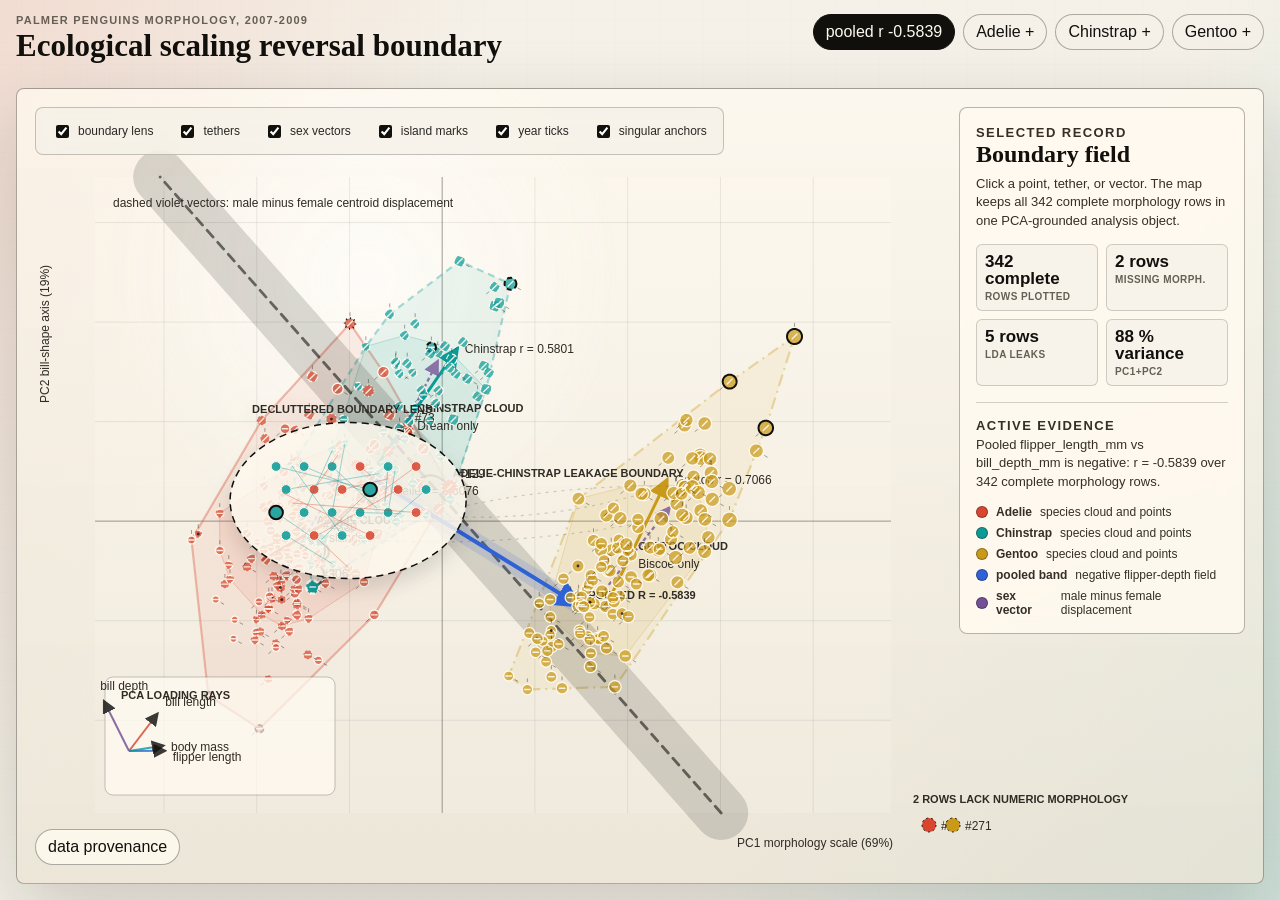
<file: skills/paper-grounded-vis-analytics-skill/examples/output/app/index.html>
<!doctype html>
<html lang="en">
  <head>
    <meta charset="utf-8" />
    <meta name="viewport" content="width=device-width, initial-scale=1" />
    <title>Penguin Morphospace Reversal Boundary</title>
    <link rel="stylesheet" href="./styles.css" />
  </head>
  <body>
    <main class="workspace">
      <header class="topbar">
        <div>
          <p class="kicker">Palmer Penguins Morphology, 2007-2009</p>
          <h1>Ecological scaling reversal boundary</h1>
        </div>
        <div class="claim-strip" id="claimStrip">
          <button class="trace-button is-active" data-trace="pooled">pooled r -0.5839</button>
          <button class="trace-button" data-trace="Adelie">Adelie +</button>
          <button class="trace-button" data-trace="Chinstrap">Chinstrap +</button>
          <button class="trace-button" data-trace="Gentoo">Gentoo +</button>
        </div>
      </header>

      <section class="stage-shell">
        <div class="stage-toolbar" aria-label="Morphospace layers">
          <label><input type="checkbox" data-layer="lens" checked /> boundary lens</label>
          <label><input type="checkbox" data-layer="tethers" checked /> tethers</label>
          <label><input type="checkbox" data-layer="sex" checked /> sex vectors</label>
          <label><input type="checkbox" data-layer="island" checked /> island marks</label>
          <label><input type="checkbox" data-layer="year" checked /> year ticks</label>
          <label><input type="checkbox" data-layer="singular" checked /> singular anchors</label>
        </div>

        <svg id="morphospace" role="img" aria-label="PCA morphospace with reversal vectors, boundary tethers, sex vectors, island constraints, and singular anchors"></svg>

        <aside class="inspector" id="inspector">
          <div class="inspector-section">
            <p class="eyebrow">selected record</p>
            <h2 id="selectedTitle">Boundary field</h2>
            <p id="selectedMeta">Move through the Adelie-Chinstrap band or click a point to inspect the real measured row.</p>
          </div>
          <div class="measure-grid" id="measureGrid"></div>
          <div class="inspector-section">
            <p class="eyebrow">active evidence</p>
            <p id="activeEvidence">The pooled flipper-depth vector points opposite to all three within-species scaling vectors.</p>
          </div>
          <div class="legend" id="legend"></div>
        </aside>

        <button class="data-tab" id="dataTab" aria-expanded="false">data provenance</button>
        <footer class="provenance" id="provenance"></footer>
      </section>
    </main>

    <script src="./data/prepared.js"></script>
    <script src="./main.js"></script>
  </body>
</html>
</file>
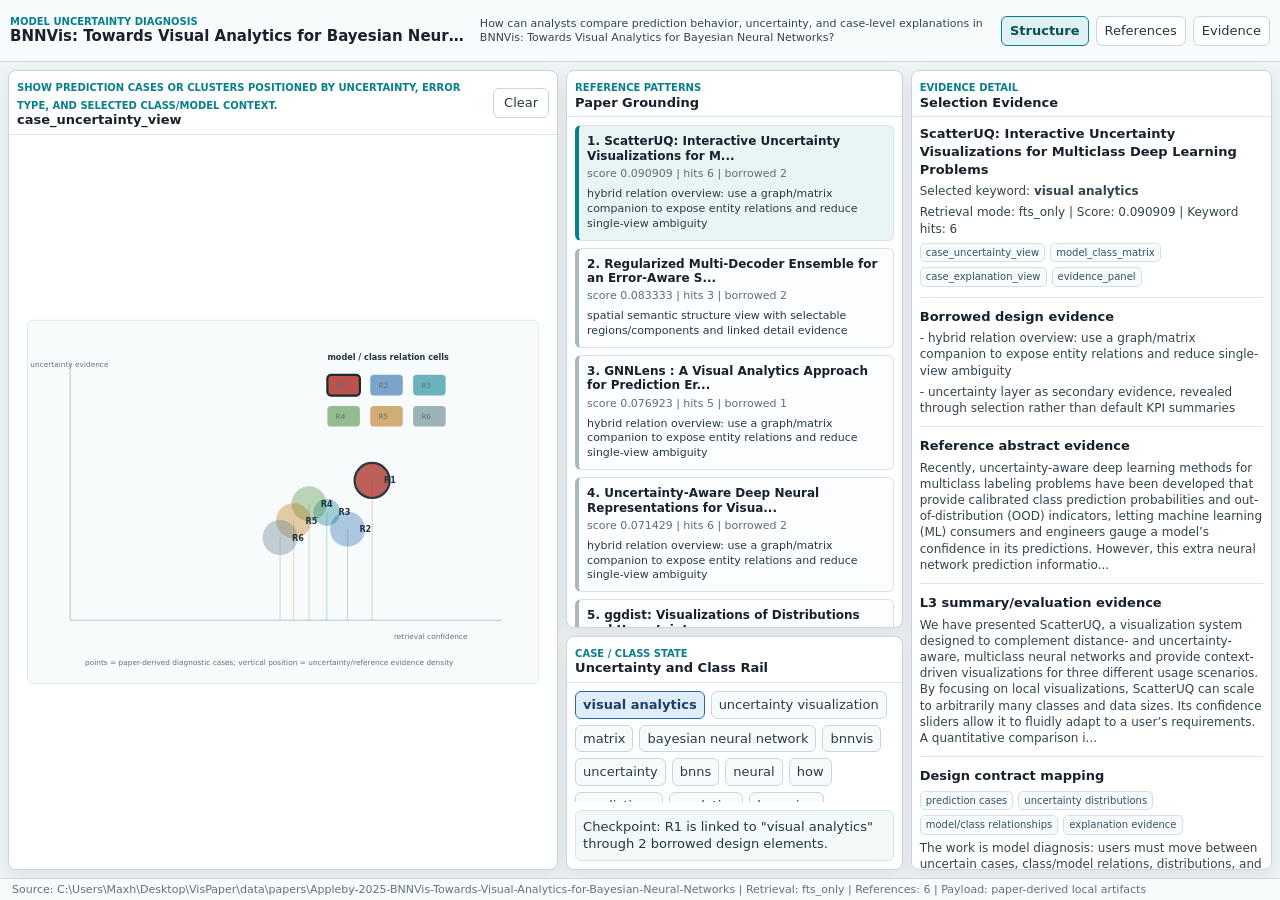
<file: skills/paper-grounded-vis-analytics-skill/examples/output/additional_examples/bnnvis_paper_grounded_demo/app/index.html>
<!doctype html>
<html lang="en">
<head>
  <meta charset="utf-8">
  <meta name="viewport" content="width=device-width, initial-scale=1">
  <title>Paper-Grounded VIS Demo</title>
  <link rel="stylesheet" href="style.css">
</head>
<body>
  <div id="app">
    <header class="topbar">
      <div class="titleBlock">
        <div class="kicker" id="domainLabel">Paper-grounded VIS</div>
        <h1 id="appTitle">Loading...</h1>
      </div>
      <div class="question" id="primaryQuestion"></div>
      <div class="controls" id="routeControls" aria-label="Analysis routes"></div>
    </header>

    <main class="workspace">
      <section class="panel primaryPanel" data-view-slot="primary">
        <div class="panelHead">
          <div>
            <span class="eyebrow" id="primaryEyebrow">Primary object</span>
            <h2 id="primaryTitle">Primary View</h2>
          </div>
          <button id="clearBtn" class="iconTextButton" type="button">Clear</button>
        </div>
        <div class="primaryObject" id="primaryObject"></div>
      </section>

      <section class="panel companionTop" data-view-slot="reference">
        <div class="panelHead compactHead">
          <div>
            <span class="eyebrow">Reference patterns</span>
            <h2 id="referenceTitle">Paper Grounding</h2>
          </div>
        </div>
        <div class="referenceList" id="referenceList"></div>
      </section>

      <section class="panel companionBottom" data-view-slot="route">
        <div class="panelHead compactHead">
          <div>
            <span class="eyebrow" id="stripEyebrow">Companion view</span>
            <h2 id="stripTitle">Keyword and State Rail</h2>
          </div>
        </div>
        <div class="stripView" id="stripView"></div>
      </section>

      <section class="panel evidencePanel" data-view-slot="evidence">
        <div class="panelHead compactHead">
          <div>
            <span class="eyebrow">Evidence detail</span>
            <h2>Selection Evidence</h2>
          </div>
        </div>
        <div class="evidenceBody" id="evidenceBody"></div>
      </section>
    </main>

    <footer class="provenance" id="provenanceBar"></footer>
  </div>
  <script src="data/payload.js"></script>
  <script src="main.js"></script>
</body>
</html>
</file>
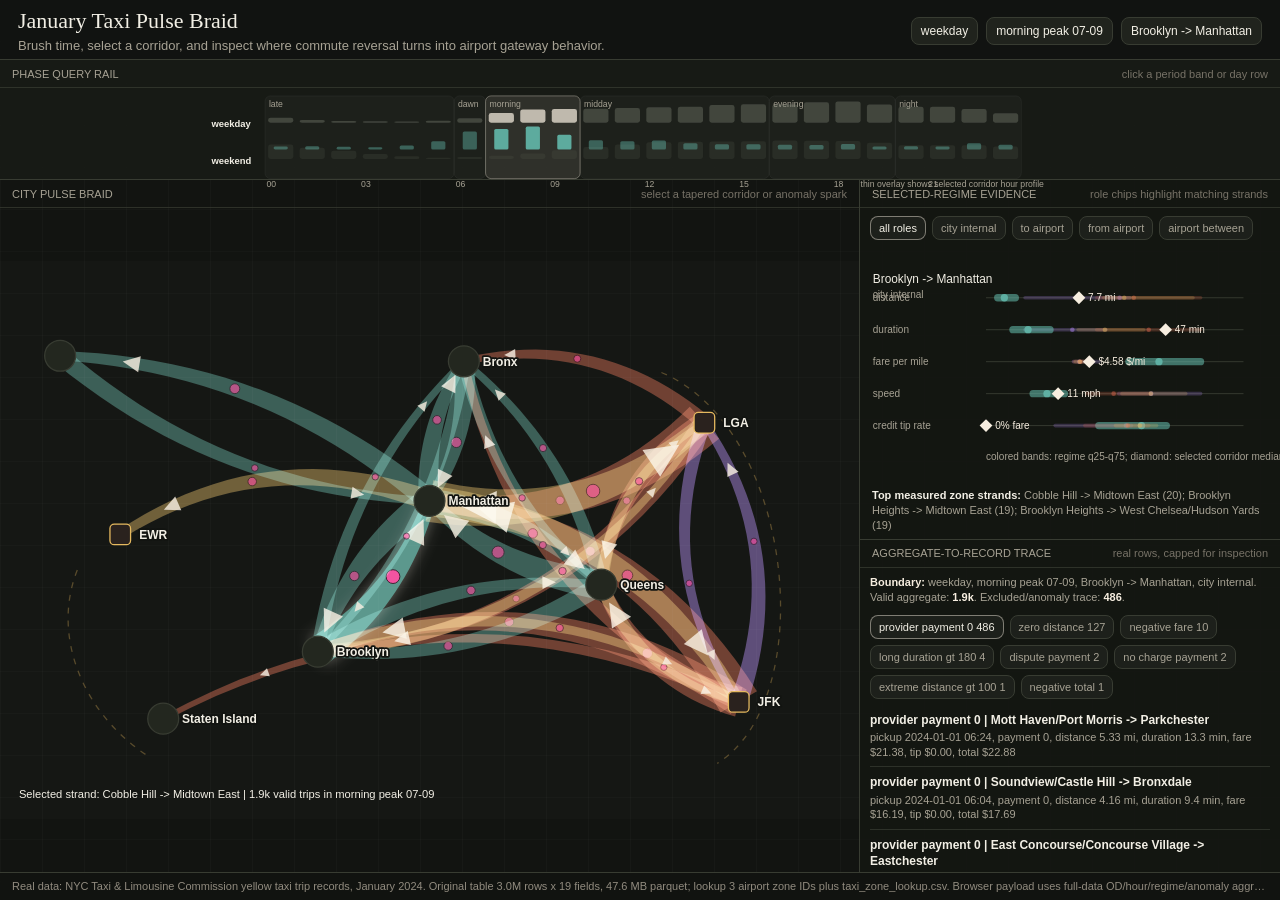
<file: skills/paper-grounded-vis-analytics-skill/examples/output/additional_examples/taxi_city_pulse_braid/app/index.html>
<!doctype html>
<html lang="en">
  <head>
    <meta charset="utf-8" />
    <meta name="viewport" content="width=device-width, initial-scale=1" />
    <title>January Taxi Pulse Braid</title>
    <link rel="stylesheet" href="./style.css" />
  </head>
  <body>
    <div id="app-shell">
      <header class="topbar">
        <div>
          <h1>January Taxi Pulse Braid</h1>
          <p>Brush time, select a corridor, and inspect where commute reversal turns into airport gateway behavior.</p>
        </div>
        <div class="state-strip" aria-live="polite">
          <span id="state-day">weekday</span>
          <span id="state-period">morning peak</span>
          <span id="state-corridor">Brooklyn -> Manhattan</span>
        </div>
      </header>

      <section class="phase-pane" aria-label="Temporal phase query rail">
        <div class="pane-title">
          <span>phase query rail</span>
          <span class="hint">click a period band or day row</span>
        </div>
        <svg id="phase-rail" viewBox="0 0 1120 132" role="img" aria-label="24 hour weekday and weekend trip rhythm"></svg>
      </section>

      <main class="workspace">
        <section class="braid-pane" aria-label="City pulse braid">
          <div class="pane-title">
            <span>city pulse braid</span>
            <span class="hint">select a tapered corridor or anomaly spark</span>
          </div>
          <svg id="pulse-braid" viewBox="0 0 1000 650" role="img" aria-label="Directed taxi origin destination pulse braid"></svg>
          <div id="tooltip" class="tooltip" hidden></div>
        </section>

        <aside class="evidence-pane" aria-label="Selected evidence">
          <section class="regime-section">
            <div class="pane-title">
              <span>selected-regime evidence</span>
              <span class="hint">role chips highlight matching strands</span>
            </div>
            <div id="role-chips" class="role-chips"></div>
            <svg id="regime-evidence" viewBox="0 0 460 220" role="img" aria-label="Selected corridor evidence strip"></svg>
            <div id="zone-evidence" class="zone-evidence"></div>
          </section>

          <section class="trace-section">
            <div class="pane-title">
              <span>aggregate-to-record trace</span>
              <span class="hint">real rows, capped for inspection</span>
            </div>
            <div id="trace-boundary" class="trace-boundary"></div>
            <div id="anomaly-classes" class="anomaly-classes"></div>
            <div id="record-trace" class="record-trace"></div>
          </section>
        </aside>
      </main>

      <footer id="data-provenance" class="data-provenance"></footer>
    </div>
    <script src="./data/pulse_payload.js"></script>
    <script src="./main.js"></script>
  </body>
</html>
</file>
<file: skills/paper-grounded-vis-analytics-skill/examples/output/app/styles.css>
:root {
  --ink: #11100d;
  --paper: #f5f1e8;
  --paper-2: #ebe2d0;
  --panel: rgba(245, 241, 232, 0.92);
  --line: rgba(17, 16, 13, 0.24);
  --muted: #655f54;
  --adelie: #d8462f;
  --chinstrap: #0a9b97;
  --gentoo: #c99a1a;
  --pool: #2e62d6;
  --violet: #734f96;
}

* {
  box-sizing: border-box;
}

html,
body {
  width: 100%;
  height: 100%;
  margin: 0;
  overflow: hidden;
  color: var(--ink);
  background:
    linear-gradient(120deg, rgba(216, 70, 47, 0.12), transparent 28%),
    linear-gradient(300deg, rgba(10, 155, 151, 0.16), transparent 32%),
    var(--paper);
  font-family: "Aptos", "Segoe UI", "Helvetica Neue", sans-serif;
}

body::before {
  content: "";
  position: fixed;
  inset: 0;
  pointer-events: none;
  opacity: 0.18;
  background-image:
    repeating-linear-gradient(0deg, transparent 0 21px, rgba(17, 16, 13, 0.08) 22px),
    repeating-linear-gradient(90deg, transparent 0 21px, rgba(17, 16, 13, 0.05) 22px);
  mix-blend-mode: multiply;
}

button,
input {
  font: inherit;
}

.workspace {
  position: relative;
  z-index: 1;
  display: grid;
  grid-template-rows: 86px minmax(0, 1fr);
  width: 100vw;
  height: 100vh;
  padding: 18px 22px 22px;
}

.topbar {
  display: flex;
  align-items: start;
  justify-content: space-between;
  gap: 22px;
  min-width: 0;
}

.kicker,
.eyebrow {
  margin: 0 0 5px;
  color: var(--muted);
  font-size: 11px;
  font-weight: 800;
  letter-spacing: 0.11em;
  text-transform: uppercase;
}

h1 {
  margin: 0;
  font-family: "Iowan Old Style", "Georgia", serif;
  font-size: clamp(28px, 3vw, 48px);
  line-height: 0.94;
  letter-spacing: 0;
}

.claim-strip {
  display: flex;
  flex-wrap: wrap;
  justify-content: flex-end;
  gap: 8px;
  max-width: 720px;
}

.trace-button {
  min-height: 34px;
  padding: 8px 12px;
  border: 1px solid rgba(17, 16, 13, 0.32);
  border-radius: 999px;
  color: var(--ink);
  background: rgba(245, 241, 232, 0.74);
  cursor: pointer;
  transition: transform 160ms ease, background 160ms ease, border-color 160ms ease;
}

.trace-button:hover {
  transform: translateY(-1px);
  background: #fffaf0;
}

.trace-button.is-active {
  border-color: var(--ink);
  color: #fffaf0;
  background: var(--ink);
}

.stage-shell {
  position: relative;
  min-height: 0;
  overflow: hidden;
  border: 1px solid rgba(17, 16, 13, 0.34);
  border-radius: 8px;
  background:
    radial-gradient(circle at 28% 24%, rgba(255, 255, 255, 0.7), transparent 24%),
    linear-gradient(180deg, rgba(255, 250, 240, 0.72), rgba(233, 226, 211, 0.74));
  box-shadow: 0 28px 80px rgba(17, 16, 13, 0.18);
}

#morphospace {
  position: absolute;
  inset: 0;
  width: 100%;
  height: 100%;
  cursor: crosshair;
}

.stage-toolbar {
  position: absolute;
  z-index: 4;
  top: 18px;
  left: 18px;
  display: flex;
  flex-wrap: wrap;
  gap: 8px;
  max-width: min(720px, calc(100% - 390px));
  padding: 8px;
  border: 1px solid rgba(17, 16, 13, 0.22);
  border-radius: 8px;
  background: rgba(245, 241, 232, 0.76);
  backdrop-filter: blur(10px);
}

.stage-toolbar label {
  display: inline-flex;
  align-items: center;
  gap: 6px;
  min-height: 30px;
  padding: 5px 8px;
  border-radius: 6px;
  color: #2b2924;
  font-size: 12px;
  white-space: nowrap;
}

.stage-toolbar input {
  accent-color: var(--ink);
}

.inspector {
  position: absolute;
  z-index: 5;
  top: 18px;
  right: 18px;
  width: 320px;
  max-height: calc(100% - 36px);
  overflow: auto;
  padding: 16px;
  border: 1px solid rgba(17, 16, 13, 0.3);
  border-radius: 8px;
  background: rgba(255, 250, 240, 0.88);
  backdrop-filter: blur(12px);
}

.inspector h2 {
  margin: 0 0 8px;
  font-family: "Iowan Old Style", "Georgia", serif;
  font-size: 24px;
  line-height: 1.02;
  letter-spacing: 0;
}

.inspector p {
  margin: 0;
  color: #343029;
  font-size: 13px;
  line-height: 1.42;
}

.inspector-section + .inspector-section,
.measure-grid + .inspector-section {
  margin-top: 16px;
  padding-top: 14px;
  border-top: 1px solid rgba(17, 16, 13, 0.18);
}

.measure-grid {
  display: grid;
  grid-template-columns: 1fr 1fr;
  gap: 8px;
  margin-top: 14px;
}

.measure {
  min-width: 0;
  padding: 8px;
  border: 1px solid rgba(17, 16, 13, 0.18);
  border-radius: 6px;
  background: rgba(245, 241, 232, 0.78);
}

.measure b {
  display: block;
  overflow-wrap: anywhere;
  font-size: 17px;
  line-height: 1;
}

.measure span {
  display: block;
  margin-top: 4px;
  color: var(--muted);
  font-size: 10px;
  font-weight: 800;
  letter-spacing: 0.04em;
  text-transform: uppercase;
}

.legend {
  display: grid;
  gap: 7px;
  margin-top: 14px;
}

.legend-row {
  display: flex;
  align-items: center;
  gap: 8px;
  color: #343029;
  font-size: 12px;
}

.swatch {
  width: 12px;
  height: 12px;
  border: 1px solid rgba(17, 16, 13, 0.35);
  border-radius: 50%;
  flex: 0 0 auto;
}

.data-tab {
  position: absolute;
  z-index: 7;
  left: 18px;
  bottom: 18px;
  min-height: 34px;
  padding: 8px 12px;
  border: 1px solid rgba(17, 16, 13, 0.34);
  border-radius: 999px;
  color: var(--ink);
  background: rgba(255, 250, 240, 0.82);
  cursor: pointer;
}

.provenance {
  position: absolute;
  z-index: 6;
  left: 18px;
  right: 360px;
  bottom: 60px;
  display: none;
  max-height: 170px;
  overflow: auto;
  padding: 12px 14px;
  border: 1px solid rgba(17, 16, 13, 0.3);
  border-radius: 8px;
  background: rgba(255, 250, 240, 0.92);
  color: #39352e;
  font-size: 12px;
  line-height: 1.45;
  backdrop-filter: blur(12px);
}

.provenance.is-open {
  display: block;
}

.axis-label,
.annotation,
.svg-label {
  fill: #2f2b25;
  font-family: "Aptos", "Segoe UI", "Helvetica Neue", sans-serif;
  font-size: 12px;
}

.annotation {
  font-size: 11px;
  font-weight: 800;
  text-transform: uppercase;
}

.point {
  cursor: pointer;
  transition: opacity 160ms ease;
}

.point.is-muted {
  opacity: 0.2;
}

.point.is-selected {
  stroke: #11100d;
  stroke-width: 2.4;
}

@media (max-width: 1450px) {
  .workspace {
    grid-template-rows: 74px minmax(0, 1fr);
    padding: 14px 16px 16px;
  }

  h1 {
    font-size: 31px;
  }

  .inspector {
    width: 286px;
  }

  .stage-toolbar {
    max-width: calc(100% - 330px);
  }

  .provenance {
    right: 324px;
  }
}
</file>
<file: skills/paper-grounded-vis-analytics-skill/examples/output/additional_examples/bnnvis_paper_grounded_demo/app/style.css>
:root {
  --bg: #eef3f5;
  --panel: #ffffff;
  --ink: #17212b;
  --muted: #5f6d78;
  --line: #c9d6dc;
  --teal: #087f8c;
  --blue: #2367a8;
  --green: #4f8f42;
  --amber: #b77413;
  --red: #b84a43;
  --soft: #e7f0f2;
  --shadow: 0 8px 20px rgba(35, 54, 66, 0.08);
}

* {
  box-sizing: border-box;
}

html,
body {
  width: 100%;
  height: 100%;
  margin: 0;
  overflow: hidden;
  color: var(--ink);
  background: var(--bg);
  font: 13px/1.35 Inter, ui-sans-serif, system-ui, -apple-system, BlinkMacSystemFont, "Segoe UI", sans-serif;
  letter-spacing: 0;
}

button {
  font: inherit;
}

#app {
  height: 100vh;
  min-height: 0;
  display: grid;
  grid-template-rows: 66px minmax(0, 1fr) 24px;
}

.topbar {
  min-height: 0;
  padding: 9px 14px 8px;
  display: grid;
  grid-template-columns: minmax(320px, 0.9fr) minmax(320px, 1.25fr) auto;
  align-items: center;
  gap: 14px;
  border-bottom: 1px solid var(--line);
  background: #f8fbfc;
}

.titleBlock {
  min-width: 0;
}

.kicker,
.eyebrow {
  color: var(--teal);
  font-size: 10px;
  font-weight: 760;
  text-transform: uppercase;
}

h1,
h2,
p {
  margin: 0;
}

h1 {
  overflow: hidden;
  color: var(--ink);
  font-size: 17px;
  font-weight: 760;
  line-height: 1.18;
  text-overflow: ellipsis;
  white-space: nowrap;
}

h2 {
  font-size: 13px;
  font-weight: 760;
  line-height: 1.15;
}

.question {
  min-width: 0;
  color: #33444f;
  font-size: 12px;
  line-height: 1.25;
}

.controls {
  display: flex;
  align-items: center;
  justify-content: flex-end;
  gap: 7px;
}

.routeButton,
.iconTextButton {
  height: 30px;
  border: 1px solid var(--line);
  border-radius: 6px;
  background: #ffffff;
  color: #273640;
  cursor: pointer;
}

.routeButton {
  min-width: 86px;
  padding: 0 11px;
}

.iconTextButton {
  padding: 0 10px;
}

.routeButton.active {
  border-color: var(--teal);
  background: #dff1f2;
  color: #084f59;
  font-weight: 760;
}

.workspace {
  min-height: 0;
  padding: 10px;
  display: grid;
  grid-template-columns: minmax(520px, 1.42fr) minmax(330px, 0.85fr) minmax(340px, 0.9fr);
  grid-template-rows: minmax(0, 1fr) minmax(182px, 0.45fr);
  gap: 10px;
  overflow: hidden;
}

.panel {
  min-width: 0;
  min-height: 0;
  overflow: hidden;
  display: grid;
  grid-template-rows: auto minmax(0, 1fr);
  border: 1px solid var(--line);
  border-radius: 8px;
  background: var(--panel);
  box-shadow: var(--shadow);
}

.primaryPanel {
  grid-row: 1 / 3;
}

.evidencePanel {
  grid-column: 3;
  grid-row: 1 / 3;
}

.panelHead {
  min-height: 48px;
  padding: 10px 11px 8px;
  display: flex;
  align-items: center;
  justify-content: space-between;
  gap: 12px;
  border-bottom: 1px solid #dde7eb;
}

.compactHead {
  min-height: 44px;
}

.primaryObject,
.referenceList,
.stripView,
.evidenceBody {
  min-height: 0;
  overflow: hidden;
}

.primaryObject {
  position: relative;
  padding: 8px;
}

.primaryObject svg {
  width: 100%;
  height: 100%;
  display: block;
}

.referenceList,
.evidenceBody {
  overflow-y: auto;
  padding: 8px;
}

.refRow {
  width: 100%;
  margin: 0 0 7px;
  padding: 8px;
  border: 1px solid #d7e1e6;
  border-left: 4px solid #a7b8bf;
  border-radius: 6px;
  background: #fbfdfe;
  text-align: left;
  cursor: pointer;
}

.refRow.active {
  border-left-color: var(--teal);
  background: #e9f5f5;
}

.refTitle {
  color: var(--ink);
  font-size: 12px;
  font-weight: 760;
  line-height: 1.2;
}

.refMeta,
.smallText {
  margin-top: 4px;
  color: var(--muted);
  font-size: 11px;
}

.borrowed {
  margin-top: 5px;
  color: #263a44;
  font-size: 11px;
}

.stripView {
  padding: 8px;
}

.rail {
  height: 100%;
  display: grid;
  grid-template-rows: minmax(0, 1fr) auto;
  gap: 8px;
}

.keywordCloud {
  min-height: 0;
  overflow: auto;
  display: flex;
  align-content: flex-start;
  flex-wrap: wrap;
  gap: 6px;
}

.kwPill {
  max-width: 100%;
  border: 1px solid #c7d7dd;
  border-radius: 6px;
  padding: 4px 7px;
  background: #f7fbfc;
  color: #2b3b45;
  cursor: pointer;
}

.kwPill.active {
  border-color: var(--blue);
  background: #e0edf8;
  color: #173f67;
  font-weight: 760;
}

.checkpoint {
  min-height: 42px;
  padding: 7px;
  border: 1px solid #d8e3e7;
  border-radius: 6px;
  background: #f3f8f9;
  color: #243741;
}

.evidenceBlock {
  padding-bottom: 10px;
  margin-bottom: 10px;
  border-bottom: 1px solid #dce6ea;
}

.evidenceBlock:last-child {
  border-bottom: 0;
}

.evidenceTitle {
  margin-bottom: 5px;
  color: var(--ink);
  font-size: 13px;
  font-weight: 780;
}

.evidenceLine {
  margin-top: 5px;
  color: #33444f;
  font-size: 12px;
}

.tagLine {
  display: flex;
  flex-wrap: wrap;
  gap: 5px;
  margin-top: 6px;
}

.tag {
  border: 1px solid #d3e0e5;
  border-radius: 5px;
  padding: 2px 5px;
  background: #f8fbfc;
  color: #36515f;
  font-size: 10px;
}

.provenance {
  min-width: 0;
  overflow: hidden;
  padding: 4px 12px;
  border-top: 1px solid var(--line);
  background: #f8fbfc;
  color: #60717c;
  font-size: 11px;
  text-overflow: ellipsis;
  white-space: nowrap;
}

.markLabel {
  fill: #22333d;
  font-size: 11px;
  font-weight: 650;
  pointer-events: none;
}

.mutedLabel {
  fill: #62727c;
  font-size: 10px;
  pointer-events: none;
}

.nodeMark,
.linkMark,
.matrixCell,
.timeTick {
  cursor: pointer;
  transition: opacity 120ms ease, stroke-width 120ms ease;
}

.dimmed {
  opacity: 0.32;
}

.selectedStroke {
  stroke: #111f27;
  stroke-width: 3;
}

@media (max-width: 1500px) {
  #app {
    grid-template-rows: 62px minmax(0, 1fr) 22px;
  }

  .topbar {
    grid-template-columns: minmax(260px, 0.9fr) minmax(300px, 1fr) auto;
    gap: 9px;
    padding: 7px 10px;
  }

  h1 {
    font-size: 15px;
  }

  .question {
    font-size: 11px;
  }

  .workspace {
    padding: 8px;
    gap: 8px;
    grid-template-columns: minmax(470px, 1.34fr) minmax(285px, 0.82fr) minmax(300px, 0.88fr);
    grid-template-rows: minmax(0, 1fr) minmax(160px, 0.42fr);
  }

  .panelHead {
    min-height: 40px;
    padding: 7px 8px 6px;
  }

  .routeButton {
    min-width: 74px;
    padding: 0 8px;
  }
}
</file>
<file: skills/paper-grounded-vis-analytics-skill/examples/output/additional_examples/taxi_city_pulse_braid/app/style.css>
:root {
  --ink: #f2efe5;
  --muted: #a7a294;
  --paper: #121411;
  --panel: #181b16;
  --panel-2: #20231d;
  --line: #383c32;
  --city: #62b6a8;
  --city-2: #8bd3c7;
  --to-airport: #e5b95f;
  --from-airport: #e66b4f;
  --airport-between: #b98cff;
  --anomaly: #ff4fa3;
  --focus: #f7eee0;
  --shadow: rgba(0, 0, 0, 0.36);
}

* {
  box-sizing: border-box;
}

html,
body {
  margin: 0;
  width: 100%;
  height: 100%;
  overflow: hidden;
  color: var(--ink);
  background: var(--paper);
  font-family: "Trebuchet MS", "Avenir Next", Verdana, sans-serif;
  letter-spacing: 0;
}

body {
  min-width: 1180px;
}

#app-shell {
  height: 100vh;
  display: grid;
  grid-template-rows: 64px 132px minmax(0, 1fr) 30px;
  background:
    linear-gradient(90deg, rgba(255,255,255,0.018) 1px, transparent 1px),
    linear-gradient(0deg, rgba(255,255,255,0.015) 1px, transparent 1px),
    var(--paper);
  background-size: 42px 42px;
}

.topbar {
  display: flex;
  align-items: center;
  justify-content: space-between;
  padding: 10px 18px 8px;
  border-bottom: 1px solid var(--line);
  background: rgba(18, 20, 17, 0.94);
}

h1 {
  margin: 0;
  font-family: Georgia, "Times New Roman", serif;
  font-size: 25px;
  font-weight: 500;
}

.topbar p {
  margin: 4px 0 0;
  color: var(--muted);
  font-size: 13px;
}

.state-strip {
  display: flex;
  align-items: center;
  gap: 8px;
  min-width: 470px;
  justify-content: flex-end;
  color: var(--ink);
  font-size: 12px;
}

.state-strip span {
  border: 1px solid var(--line);
  background: var(--panel-2);
  padding: 6px 9px;
  border-radius: 8px;
  white-space: nowrap;
}

.phase-pane,
.braid-pane,
.evidence-pane > section {
  position: relative;
  min-width: 0;
}

.phase-pane {
  border-bottom: 1px solid var(--line);
  background: rgba(24, 27, 22, 0.9);
}

.workspace {
  min-height: 0;
  display: grid;
  grid-template-columns: minmax(720px, 1fr) 470px;
}

.braid-pane {
  min-height: 0;
  border-right: 1px solid var(--line);
}

.evidence-pane {
  min-height: 0;
  display: grid;
  grid-template-rows: 52% 48%;
  background: rgba(20, 22, 18, 0.92);
}

.regime-section {
  border-bottom: 1px solid var(--line);
  min-height: 0;
  padding-bottom: 6px;
  display: grid;
  grid-template-rows: 28px auto minmax(0, 1fr) auto;
  overflow: hidden;
}

.trace-section {
  min-height: 0;
  display: grid;
  grid-template-rows: 28px auto auto minmax(0, 1fr);
  overflow: hidden;
}

.pane-title {
  height: 28px;
  display: flex;
  align-items: center;
  justify-content: space-between;
  padding: 0 12px;
  color: var(--muted);
  font-size: 11px;
  text-transform: uppercase;
  border-bottom: 1px solid rgba(56, 60, 50, 0.74);
}

.hint {
  color: #777267;
  text-transform: none;
}

#phase-rail,
#pulse-braid,
#regime-evidence {
  display: block;
  width: 100%;
  height: calc(100% - 28px);
}

#phase-rail {
  height: 104px;
}

#pulse-braid {
  min-height: 0;
}

#regime-evidence {
  height: 100%;
  min-height: 0;
}

.region-label {
  fill: var(--ink);
  font-size: 14px;
  font-weight: 700;
  paint-order: stroke;
  stroke: var(--paper);
  stroke-width: 4px;
  stroke-linejoin: round;
}

.region-sub {
  fill: var(--muted);
  font-size: 10px;
}

.anchor {
  fill: #23271f;
  stroke: var(--line);
  stroke-width: 1.5;
}

.anchor.airport {
  fill: #2a221e;
  stroke: var(--to-airport);
}

.corridor {
  cursor: pointer;
  mix-blend-mode: screen;
  transition: opacity 120ms ease;
}

.corridor.dimmed {
  opacity: 0.16;
}

.corridor.selected {
  filter: drop-shadow(0 0 8px rgba(247, 238, 224, 0.46));
}

.corridor-hit {
  cursor: pointer;
  fill: none;
  stroke: transparent;
  stroke-width: 24;
}

.direction-notch {
  pointer-events: none;
  opacity: 0.82;
}

.spark {
  cursor: pointer;
  fill: var(--anomaly);
  stroke: #2a0c1b;
  stroke-width: 1;
}

.spark.dimmed {
  opacity: 0.24;
}

.spark.selected {
  stroke: var(--focus);
  stroke-width: 2;
}

.membrane {
  fill: none;
  stroke: rgba(229, 185, 95, 0.32);
  stroke-width: 1.5;
  stroke-dasharray: 7 8;
}

.phase-hour {
  cursor: pointer;
}

.phase-band {
  cursor: pointer;
  fill: rgba(255, 255, 255, 0.026);
  stroke: rgba(255, 255, 255, 0.06);
}

.phase-band.active {
  fill: rgba(247, 238, 224, 0.10);
  stroke: rgba(247, 238, 224, 0.42);
}

.phase-label,
.axis-label,
.metric-label {
  fill: var(--muted);
  font-size: 11px;
}

.phase-day-label {
  fill: var(--ink);
  font-size: 12px;
  font-weight: 700;
  cursor: pointer;
}

.role-chips,
.anomaly-classes {
  display: flex;
  flex-wrap: wrap;
  gap: 6px;
  padding: 8px 10px 6px;
}

button {
  appearance: none;
  border: 1px solid var(--line);
  background: #1d201b;
  color: var(--muted);
  border-radius: 8px;
  padding: 5px 8px;
  font: inherit;
  font-size: 11px;
  cursor: pointer;
}

button:hover,
button.active {
  color: var(--ink);
  border-color: rgba(247, 238, 224, 0.45);
}

button.role-city_internal.active {
  box-shadow: inset 0 -2px 0 var(--city);
}

button.role-to_airport.active {
  box-shadow: inset 0 -2px 0 var(--to-airport);
}

button.role-from_airport.active {
  box-shadow: inset 0 -2px 0 var(--from-airport);
}

button.role-airport_between.active {
  box-shadow: inset 0 -2px 0 var(--airport-between);
}

.zone-evidence {
  padding: 0 12px;
  color: var(--muted);
  font-size: 11px;
  line-height: 1.35;
}

.zone-evidence strong {
  color: var(--ink);
  font-weight: 700;
}

.trace-boundary {
  padding: 7px 10px 2px;
  color: var(--muted);
  font-size: 11px;
  line-height: 1.35;
}

.trace-boundary strong {
  color: var(--focus);
}

.record-trace {
  min-height: 0;
  overflow: auto;
  padding: 0 10px 10px;
}

.trace-row {
  border-top: 1px solid rgba(56, 60, 50, 0.72);
  padding: 7px 0;
  color: var(--muted);
  font-size: 11px;
  line-height: 1.35;
}

.trace-row:first-child {
  border-top: 0;
}

.trace-row strong {
  display: block;
  color: var(--ink);
  font-size: 12px;
  margin-bottom: 2px;
}

.data-provenance {
  overflow: hidden;
  white-space: nowrap;
  text-overflow: ellipsis;
  border-top: 1px solid var(--line);
  color: #918b7f;
  background: rgba(18, 20, 17, 0.98);
  font-size: 11px;
  padding: 7px 12px 0;
}

.tooltip {
  position: fixed;
  z-index: 20;
  max-width: 320px;
  pointer-events: none;
  background: #0f100e;
  border: 1px solid rgba(247, 238, 224, 0.28);
  box-shadow: 0 10px 28px var(--shadow);
  color: var(--ink);
  border-radius: 8px;
  padding: 9px 10px;
  font-size: 12px;
  line-height: 1.36;
}

.tooltip small {
  display: block;
  color: var(--muted);
  margin-top: 4px;
}

@media (max-width: 1500px) {
  body {
    min-width: 1180px;
  }

  #app-shell {
    grid-template-rows: 60px 120px minmax(0, 1fr) 28px;
  }

  .workspace {
    grid-template-columns: minmax(680px, 1fr) 420px;
  }

  h1 {
    font-size: 22px;
  }

  .state-strip {
    min-width: 405px;
  }
}
</file>
